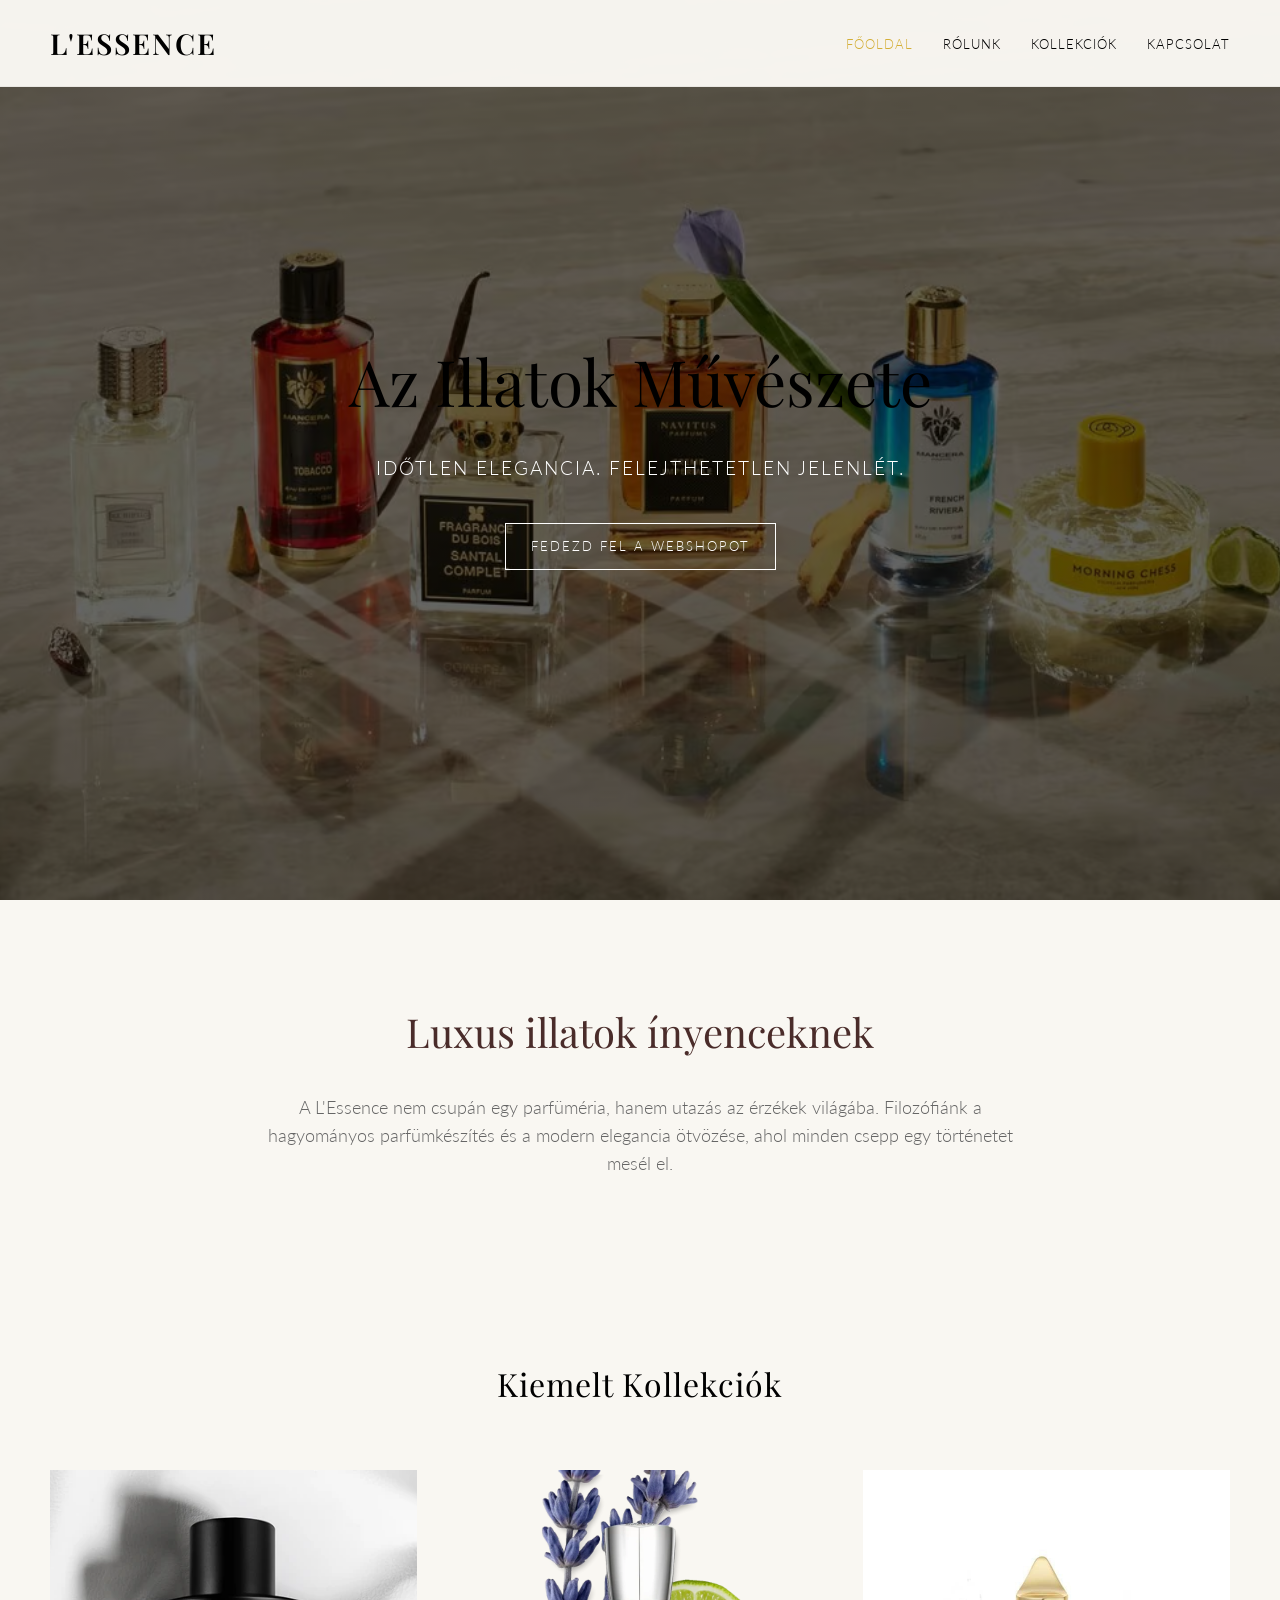
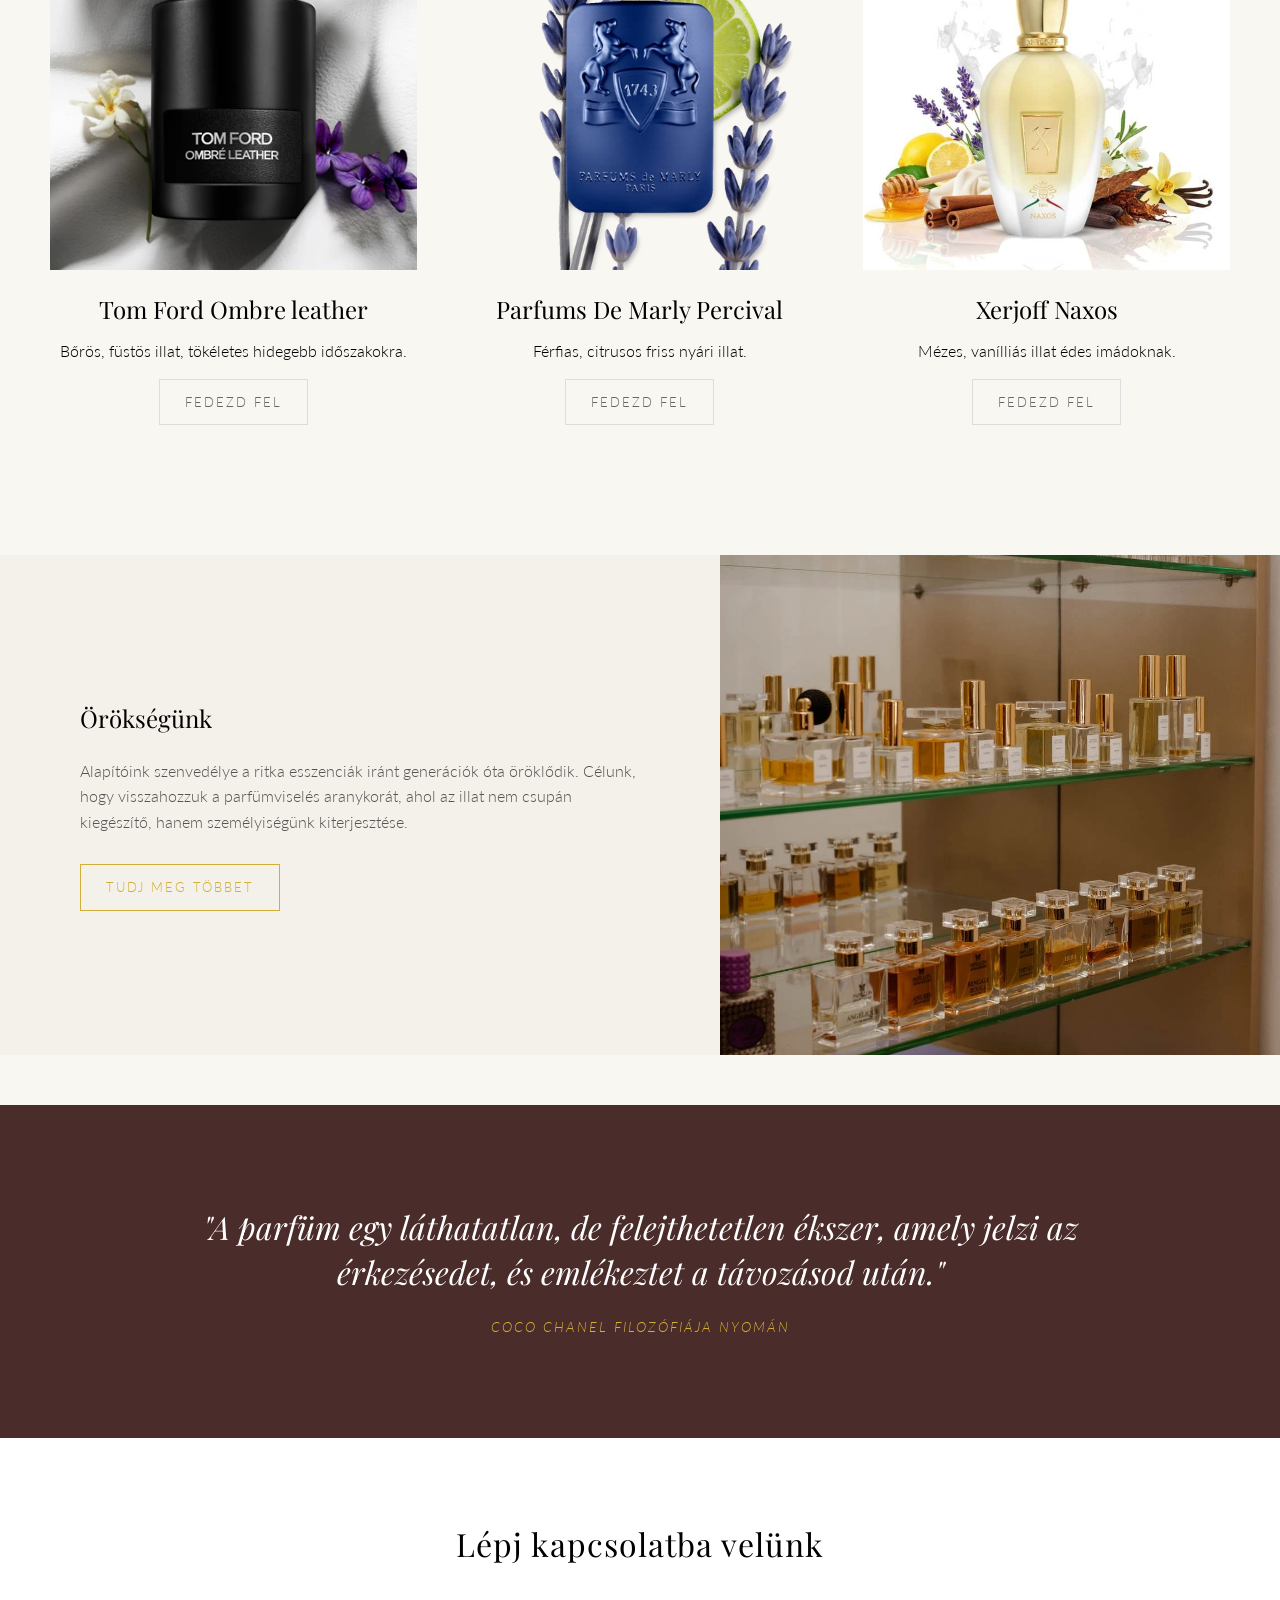
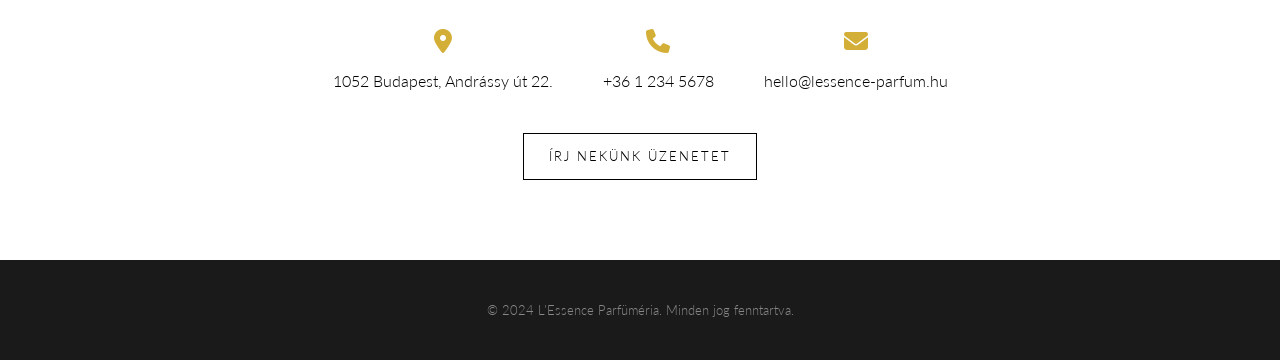
<file: index.html>
<!DOCTYPE html>
<html lang="hu">
<head>
    <meta charset="UTF-8">
    <meta name="viewport" content="width=device-width, initial-scale=1.0">
    <title>L'Essence - Luxus Parfüméria</title>
    <link rel="preconnect" href="https://fonts.googleapis.com">
    <link rel="preconnect" href="https://fonts.gstatic.com" crossorigin>
    <link href="https://fonts.googleapis.com/css2?family=Lato:wght@300;400&family=Playfair+Display:ital,wght@0,400;0,600;1,400&display=swap" rel="stylesheet">
    <link rel="stylesheet" href="https://cdnjs.cloudflare.com/ajax/libs/font-awesome/6.4.0/css/all.min.css">
    <link rel="stylesheet" href="kozos.css" />
    <link rel="stylesheet" href="index.css" />
   
</head>
<body>

    <header>
        <div class="logo">L'ESSENCE</div>
        <nav>
            <ul>
                <li><a href="index.html" style="color: var(--color-gold);">Főoldal</a></li>
                <li><a href="bemutatkozas.html">Rólunk</a></li>
                <li><a href="webshop.html">Kollekciók</a></li>
                <li><a href="elerhetoseg.html">Kapcsolat</a></li>
            </ul>
        </nav>
        <div class="mobile-menu-btn">
            <i class="fas fa-bars"></i>
        </div>
    </header>

    <section class="hero">
        <h1>Az Illatok Művészete</h1>
        <p>Időtlen elegancia. Felejthetetlen jelenlét.</p>
        <a href="webshop.html" class="btn">Fedezd fel a Webshopot</a>
    </section>

    <section class="intro">
        <h2>Luxus illatok ínyenceknek</h2>
        <p>A L'Essence nem csupán egy parfüméria, hanem utazás az érzékek világába. Filozófiánk a hagyományos parfümkészítés és a modern elegancia ötvözése, ahol minden csepp egy történetet mesél el.</p>
    </section>

    <section class="collections">
        <h2 class="section-title">Kiemelt Kollekciók</h2>
        <div class="collection-grid">
            
            <div class="collection-card">
                <div class="img-container">
                    <img src="images/ombreleather.webp" alt="Ombre Leather">
                </div>
                <h3>Tom Ford Ombre leather</h3>
                <p>Bőrös, füstös illat, tökéletes hidegebb időszakokra. </p>
                <a href="webshop.html" class="btn">Fedezd fel</a>
            </div>

            <div class="collection-card">
                <div class="img-container">
                    <img src="images/percival.webp" alt="Percival">
                </div>
                <h3>Parfums De Marly Percival</h3>
                <p>Férfias, citrusos friss nyári illat.</p>
                <a href="webshop.html" class="btn">Fedezd fel</a>
            </div>

            <div class="collection-card">
                <div class="img-container">
                    <img src="images/naxos.jpg" alt="Naxos">
                </div>
                <h3>Xerjoff Naxos</h3>
                <p>Mézes, vanílliás illat édes imádoknak.</p>
                <a href="webshop.html" class="btn">Fedezd fel</a>
            </div>

        </div>
    </section>

    <section class="history-teaser">
        <div class="history-content">
            <h2 style="margin-bottom: 20px;">Örökségünk</h2>
            <p style="margin-bottom: 30px; color: #555;">
                Alapítóink szenvedélye a ritka esszenciák iránt generációk óta öröklődik. Célunk, hogy visszahozzuk a parfümviselés aranykorát, ahol az illat nem csupán kiegészítő, hanem személyiségünk kiterjesztése.
            </p>
            <a href="bemutatkozas.html" class="btn btn-gold">Tudj meg többet</a>
        </div>
        <div class="history-img" role="img" aria-label="Parfümkészítés művészete"></div>
    </section>

    <section class="quote-section">
        <blockquote>
            "A parfüm egy láthatatlan, de felejthetetlen ékszer, amely jelzi az érkezésedet, és emlékeztet a távozásod után."
        </blockquote>
        <cite>Coco Chanel filozófiája nyomán</cite>
    </section>

    <section class="contact-preview">
        <h2 class="section-title">Lépj kapcsolatba velünk</h2>
        
        <div class="contact-details">
            <div class="contact-item">
                <i class="fas fa-map-marker-alt"></i>
                <p>1052 Budapest, Andrássy út 22.</p>
            </div>
            <div class="contact-item">
                <i class="fas fa-phone"></i>
                <p>+36 1 234 5678</p>
            </div>
            <div class="contact-item">
                <i class="fas fa-envelope"></i>
                <p>hello@lessence-parfum.hu</p>
            </div>
        </div>

        <a href="elerhetoseg.html" class="btn">Írj nekünk üzenetet</a>
    </section>

    <footer>
        <p>&copy; 2024 L'Essence Parfüméria. Minden jog fenntartva.</p>
    </footer>

</body>
</html>
</file>
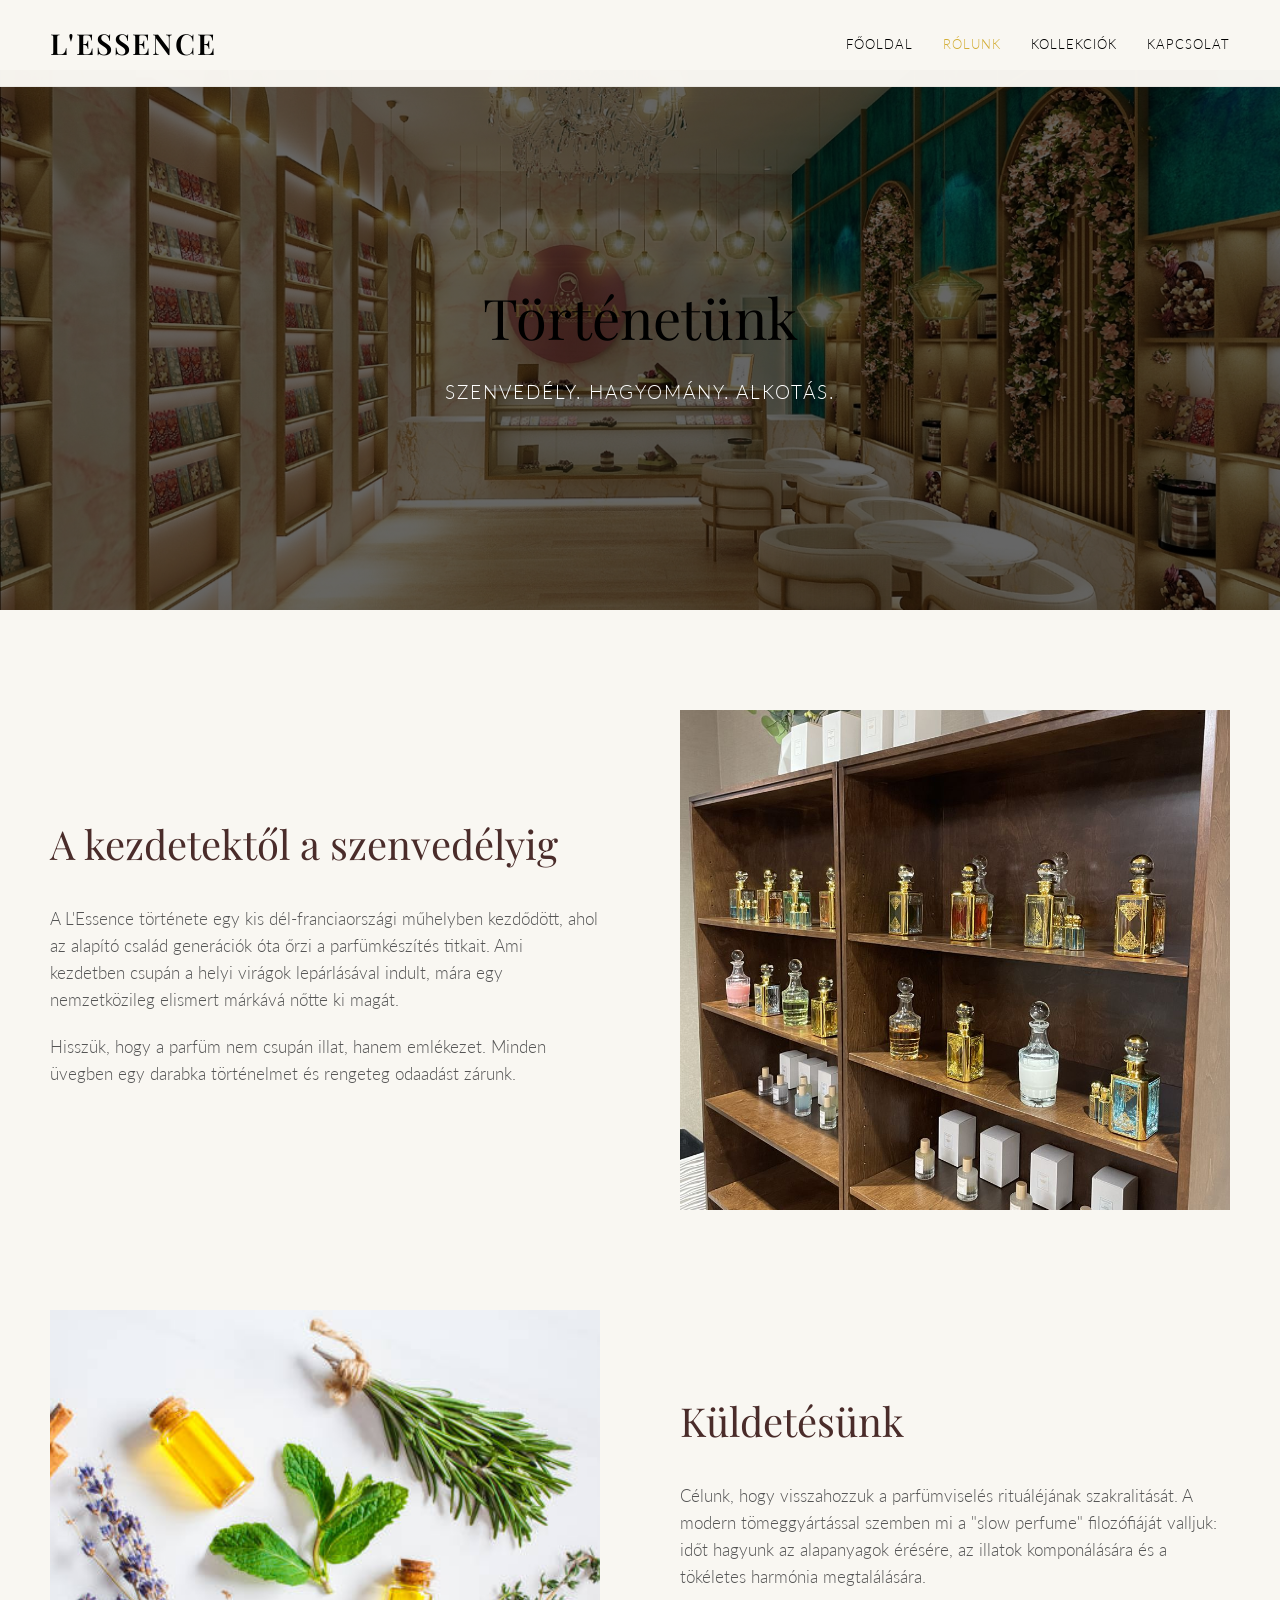
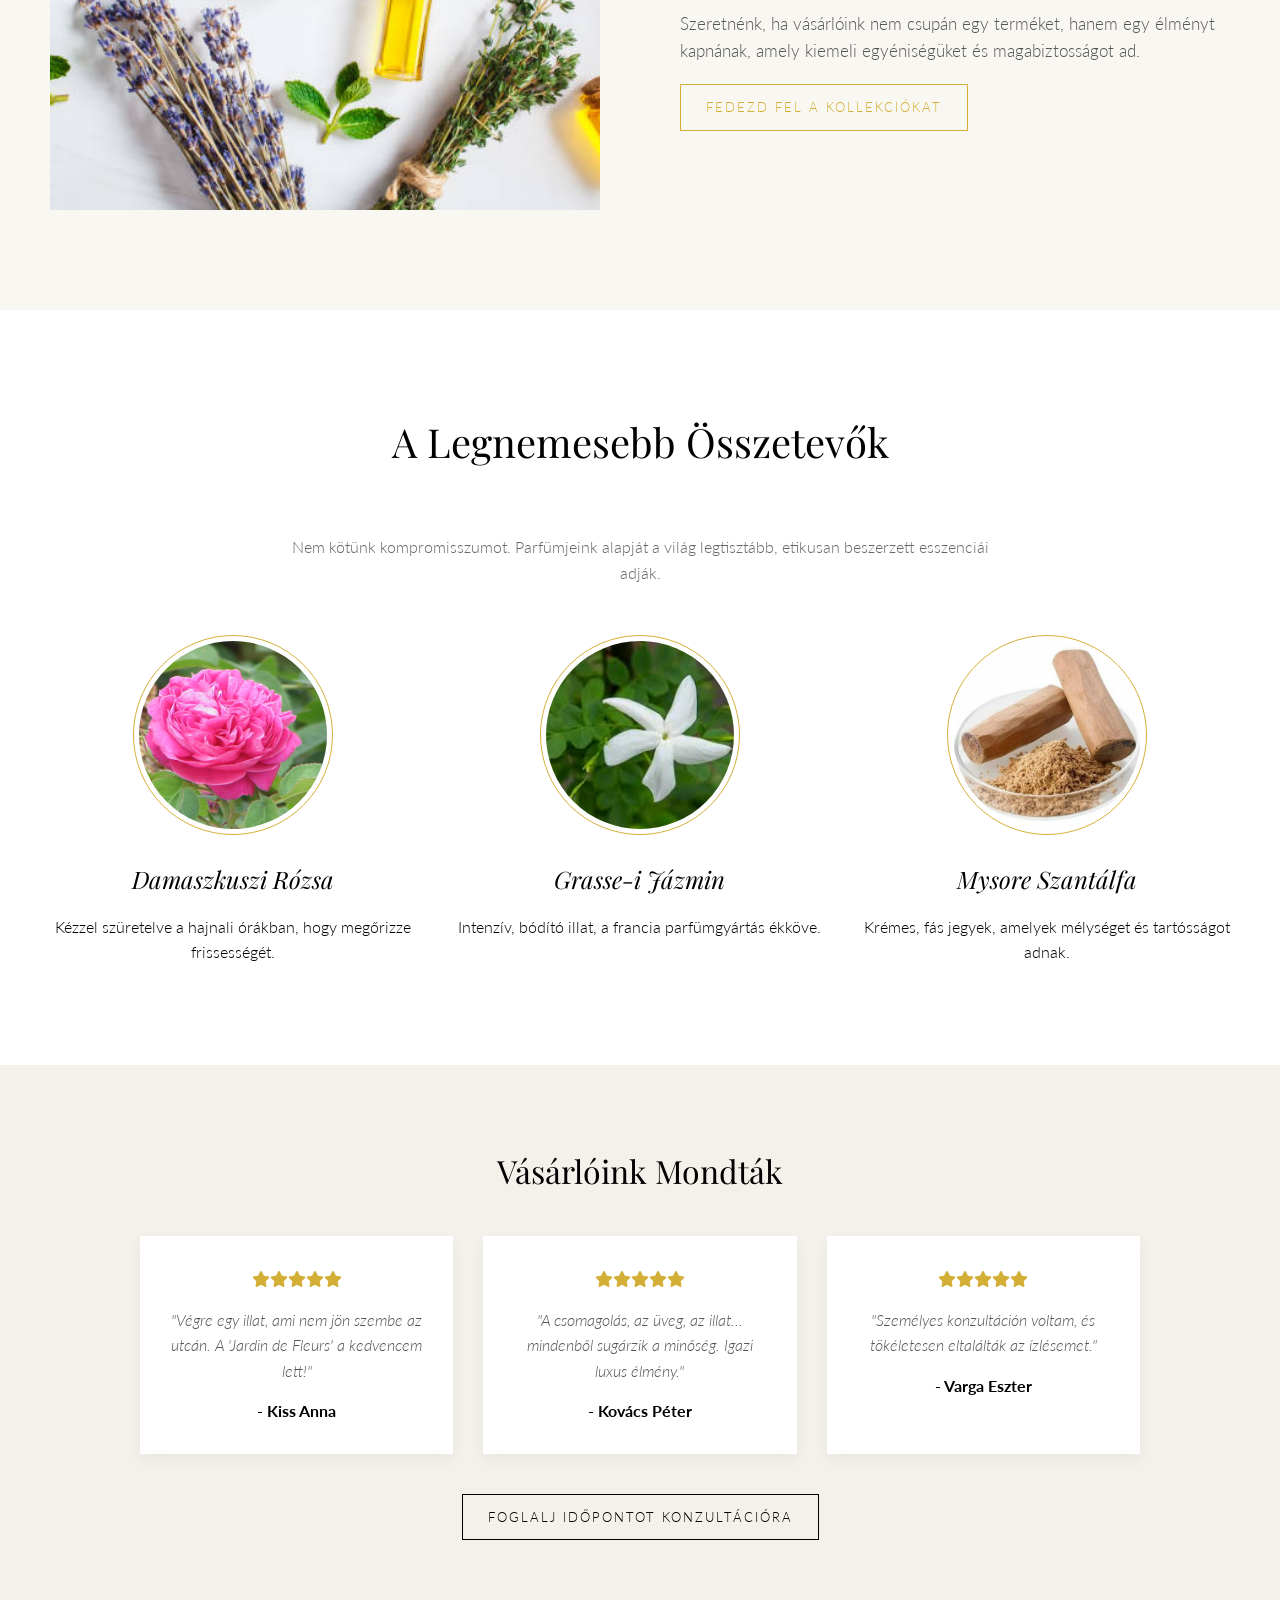
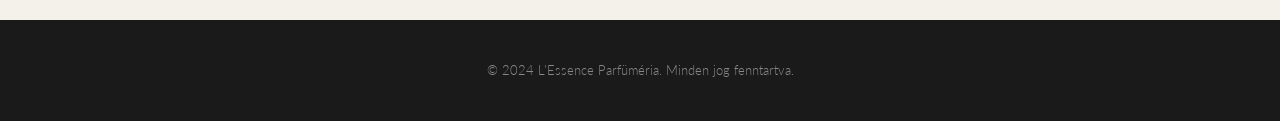
<file: bemutatkozas.html>
<!DOCTYPE html>
<html lang="hu">
<head>
    <meta charset="UTF-8">
    <meta name="viewport" content="width=device-width, initial-scale=1.0">
    <title>Rólunk - L'Essence Parfüméria</title>
    <link rel="preconnect" href="https://fonts.googleapis.com">
    <link rel="preconnect" href="https://fonts.gstatic.com" crossorigin>
    <link href="https://fonts.googleapis.com/css2?family=Lato:wght@300;400&family=Playfair+Display:ital,wght@0,400;0,600;1,400&display=swap" rel="stylesheet">
    <link rel="stylesheet" href="https://cdnjs.cloudflare.com/ajax/libs/font-awesome/6.4.0/css/all.min.css">
    <link rel="stylesheet" href="kozos.css" />
    <link rel="stylesheet" href="bemutatkozas.css" />

</head>
<body>

    <header>
        <div class="logo">L'ESSENCE</div>
        <nav>
            <ul>
                <li><a href="index.html">Főoldal</a></li>
                <li><a href="bemutatkozas.html" class="active">Rólunk</a></li>
                <li><a href="webshop.html">Kollekciók</a></li>
                <li><a href="elerhetoseg.html">Kapcsolat</a></li>
            </ul>
        </nav>
    </header>

    <section class="page-hero">
        <div>
            <h1>Történetünk</h1>
            <p>Szenvedély. Hagyomány. Alkotás.</p>
        </div>
    </section>

    <section class="story-section">
        <div class="story-row">
            <div class="story-content">
                <h2>A kezdetektől a szenvedélyig</h2>
                <p>A L'Essence története egy kis dél-franciaországi műhelyben kezdődött, ahol az alapító család generációk óta őrzi a parfümkészítés titkait.  Ami kezdetben csupán a helyi virágok lepárlásával indult, mára egy nemzetközileg elismert márkává nőtte ki magát.</p>
                <p>Hisszük, hogy a parfüm nem csupán illat, hanem emlékezet. Minden üvegben egy darabka történelmet és rengeteg odaadást zárunk.</p>
            </div>
            <div class="story-image">
                <img src="images/kezdetek.jpg" alt="Kezdetek">
            </div>
        </div>

        <div class="story-row reverse">
            <div class="story-content">
                <h2>Küldetésünk</h2>
                <p>Célunk, hogy visszahozzuk a parfümviselés rituáléjának szakralitását.  A modern tömeggyártással szemben mi a "slow perfume" filozófiáját valljuk: időt hagyunk az alapanyagok érésére, az illatok komponálására és a tökéletes harmónia megtalálására.</p>
                <p>Szeretnénk, ha vásárlóink nem csupán egy terméket, hanem egy élményt kapnának, amely kiemeli egyéniségüket és magabiztosságot ad.</p>
                <a href="webshop.html" class="btn btn-gold">Fedezd fel a kollekciókat</a>
            </div>
            <div class="story-image">
                <img src="images/ingredients.jpg" alt="Parfüm alapanyagok">
            </div>
        </div>
    </section>

    <section class="ingredients">
        <h2>A Legnemesebb Összetevők</h2>
        <p style="max-width: 700px; margin: 0 auto 50px auto; color: #666;">
            Nem kötünk kompromisszumot. Parfümjeink alapját a világ legtisztább, etikusan beszerzett esszenciái adják. 
        </p>
        <div class="ingredients-grid">
            <div class="ingredient-card">
                <div class="ing-img-circle">
                    <img src="images/rozsa.jpg" alt="Damaszkuszi Rózsa">
                </div>
                <h3>Damaszkuszi Rózsa</h3>
                <p>Kézzel szüretelve a hajnali órákban, hogy megőrizze frissességét.</p>
            </div>
            <div class="ingredient-card">
                <div class="ing-img-circle">
                    <img src="images/jazmin.jfif" alt="Jázmin">
                </div>
                <h3>Grasse-i Jázmin</h3>
                <p>Intenzív, bódító illat, a francia parfümgyártás ékköve.</p>
            </div>
            <div class="ingredient-card">
                <div class="ing-img-circle">
                    <img src="images/feher-szantal.jpg" alt="Szantálfa">
                </div>
                <h3>Mysore Szantálfa</h3>
                <p>Krémes, fás jegyek, amelyek mélységet és tartósságot adnak.</p>
            </div>
        </div>
    </section>


    

    <section class="testimonials">
        <h2 style="font-size: 2rem;">Vásárlóink Mondták</h2>
        <div class="testimonial-grid">
            <div class="review-card">
                <div class="stars"><i class="fas fa-star"></i><i class="fas fa-star"></i><i class="fas fa-star"></i><i class="fas fa-star"></i><i class="fas fa-star"></i></div>
                <p class="review-text">"Végre egy illat, ami nem jön szembe az utcán. A 'Jardin de Fleurs' a kedvencem lett!"</p>
                <p><strong>- Kiss Anna</strong></p>
            </div>
            <div class="review-card">
                <div class="stars"><i class="fas fa-star"></i><i class="fas fa-star"></i><i class="fas fa-star"></i><i class="fas fa-star"></i><i class="fas fa-star"></i></div>
                <p class="review-text">"A csomagolás, az üveg, az illat... mindenből sugárzik a minőség. Igazi luxus élmény."</p>
                <p><strong>- Kovács Péter</strong></p>
            </div>
            <div class="review-card">
                <div class="stars"><i class="fas fa-star"></i><i class="fas fa-star"></i><i class="fas fa-star"></i><i class="fas fa-star"></i><i class="fas fa-star"></i></div>
                <p class="review-text">"Személyes konzultáción voltam, és tökéletesen eltalálták az ízlésemet."</p>
                <p><strong>- Varga Eszter</strong></p>
            </div>
        </div>
        <a href="elerhetoseg.html" class="btn">Foglalj időpontot konzultációra</a>
    </section>

    <footer>
        <p>&copy; 2024 L'Essence Parfüméria. Minden jog fenntartva.</p>
    </footer>

</body>
</html>
</file>
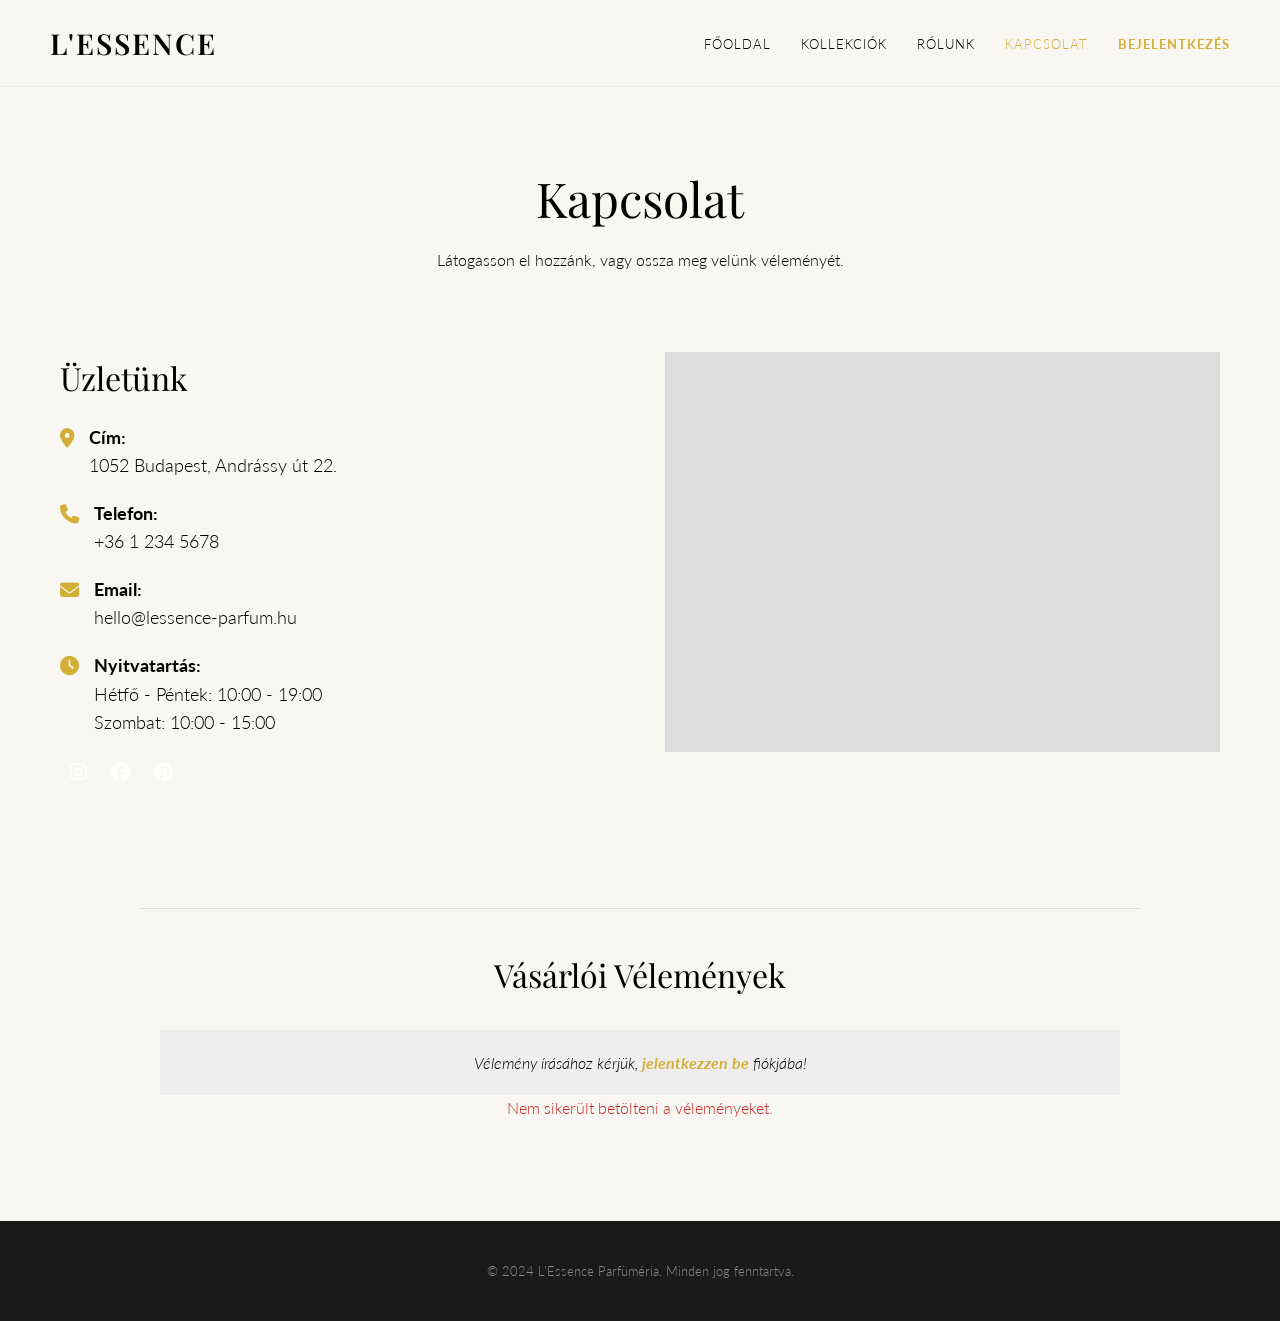
<file: elerhetoseg.html>
<!doctype html>
<html lang="hu">
  <head>
    <meta charset="UTF-8" />
    <meta name="viewport" content="width=device-width, initial-scale=1.0" />
    <title>L'Essence - Kapcsolat & Vélemények</title>
    <link rel="preconnect" href="https://fonts.googleapis.com" />
    <link rel="preconnect" href="https://fonts.gstatic.com" crossorigin />
    <link href="https://fonts.googleapis.com/css2?family=Lato:wght@300;400;700&family=Playfair+Display:ital,wght@0,400;0,600;1,400&display=swap" rel="stylesheet" />
    <link rel="stylesheet" href="https://cdnjs.cloudflare.com/ajax/libs/font-awesome/6.4.0/css/all.min.css" />
    <link rel="stylesheet" href="kozos.css" />
    <link rel="stylesheet" href="elerhetoseg.css" />
  </head>
  <body>
    <header>
      <div class="logo">L'ESSENCE</div>
      <nav>
        <ul>
          <li><a href="index.html">Főoldal</a></li>
          <li><a href="webshop.html">Kollekciók</a></li>
          <li><a href="bemutatkozas.html">Rólunk</a></li>
          <li><a href="elerhetoseg.html" style="color: var(--color-gold)">Kapcsolat</a></li>
          <li><a href="login.html" id="auth-link" class="auth-link">Bejelentkezés</a></li>
        </ul>
      </nav>
    </header>

    <div class="page-header">
      <h1>Kapcsolat</h1>
      <p>Látogasson el hozzánk, vagy ossza meg velünk véleményét.</p>
    </div>

    <main>
      <section class="contact-container">
        <div class="contact-info">
          <h2>Üzletünk</h2>
          <div class="info-item">
            <i class="fas fa-map-marker-alt"></i>
            <p><strong>Cím:</strong><br>1052 Budapest, Andrássy út 22.</p>
          </div>
          <div class="info-item">
            <i class="fas fa-phone"></i>
            <p><strong>Telefon:</strong><br>+36 1 234 5678</p>
          </div>
          <div class="info-item">
            <i class="fas fa-envelope"></i>
            <p><strong>Email:</strong><br>hello@lessence-parfum.hu</p>
          </div>
          <div class="info-item">
            <i class="fas fa-clock"></i>
            <p><strong>Nyitvatartás:</strong><br>Hétfő - Péntek: 10:00 - 19:00<br>Szombat: 10:00 - 15:00</p>
          </div>

          <div class="social-links">
            <a href="#"><i class="fab fa-instagram"></i></a>
            <a href="#"><i class="fab fa-facebook"></i></a>
            <a href="#"><i class="fab fa-pinterest"></i></a>
          </div>
        </div>

        <div class="map-container">
          <iframe 
            src="https://www.google.com/maps/embed?pb=!1m18!1m12!1m3!1d2695.5305146864893!2d19.058311315626887!3d47.50153897917789!2m3!1f0!2f0!3f0!3m2!1i1024!2i768!4f13.1!3m3!1m2!1s0x4741dc429b972e6b%3A0x6b69b597b8b26e10!2sBudapest%2C%20Andr%C3%A1ssy%20%C3%BAt%2022%2C%201061!5e0!3m2!1shu!2shu!4v1698765432109!5m2!1shu!2shu" 
            allowfullscreen="" loading="lazy" referrerpolicy="no-referrer-when-downgrade">
          </iframe>
        </div>
      </section>

      <section class="comments-section">
        <h2>Vásárlói Vélemények</h2>

        <div id="comment-form-area">
            </div>

        <div class="comments-list" id="comments-list">
            <p style="text-align: center; color: #888;">Vélemények betöltése...</p>
        </div>
      </section>
    </main>

    <footer>
      <p>&copy; 2024 L'Essence Parfüméria. Minden jog fenntartva.</p>
    </footer>
    <script src="elerhetoseg.js"></script>
  </body>
</html>
</file>
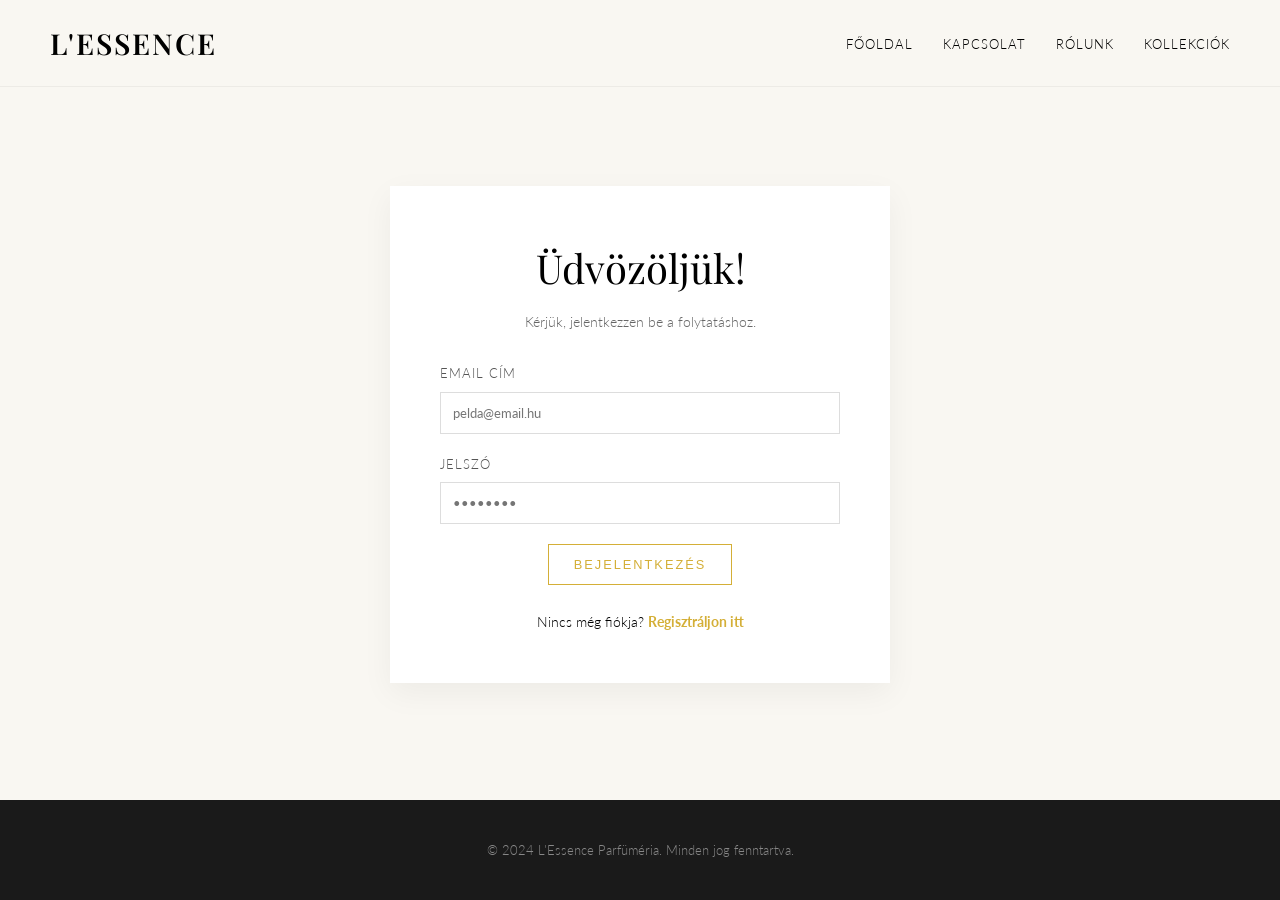
<file: login.html>
<!doctype html>
<html lang="hu">
  <head>
    <meta charset="UTF-8" />
    <meta name="viewport" content="width=device-width, initial-scale=1.0" />
    <title>L'Essence - Bejelentkezés</title>
    <link
      href="https://fonts.googleapis.com/css2?family=Lato:wght@300;400;700&family=Playfair+Display:ital,wght@0,400;0,600;1,400&display=swap"
      rel="stylesheet"
    />
    <link
      rel="stylesheet"
      href="https://cdnjs.cloudflare.com/ajax/libs/font-awesome/6.4.0/css/all.min.css"
    />
    <link rel="stylesheet" href="kozos.css" />
    <link rel="stylesheet" href="auth.css" />

  
  </head>
  <body>
    <header>
      <div class="logo">L'ESSENCE</div>
      <nav>
        <ul>
          <li><a href="index.html">Főoldal</a></li>
          <li><a href="elerhetoseg.html">Kapcsolat</a></li>
          <li><a href="bemutatkozas.html">Rólunk</a></li>
          <li><a href="webshop.html">Kollekciók</a></li>
        </ul>
      </nav>
    </header>

    <main class="auth-container">
      <div class="auth-card">
        <h1>Üdvözöljük!</h1>
        <p>Kérjük, jelentkezzen be a folytatáshoz.</p>

        <div class="error-msg" id="error-msg">Helytelen email vagy jelszó!</div>

        <form id="login-form">
          <div class="form-group">
            <label for="email">Email cím</label>
            <input
              type="email"
              id="email"
              required
              placeholder="pelda@email.hu"
            />
          </div>
          <div class="form-group">
            <label for="password">Jelszó</label>
            <input
              type="password"
              id="password"
              required
              placeholder="••••••••"
            />
          </div>
          <button type="submit" class="btn btn-gold">Bejelentkezés</button>
        </form>

        <div class="auth-links">
          Nincs még fiókja? <a href="register.html">Regisztráljon itt</a>
        </div>
      </div>
    </main>

    <footer>
      <p>&copy; 2024 L'Essence Parfüméria. Minden jog fenntartva.</p>
    </footer>

    <script>
      const loginForm = document.getElementById("login-form");
      const errorMsg = document.getElementById("error-msg");

      loginForm.addEventListener("submit", async (e) => {
        e.preventDefault();
        const emailInput = document.getElementById("email").value.trim();
        const passwordInput = document.getElementById("password").value;

        try {
          const response = await fetch("http://localhost:3000/felhasznalok");
          const users = await response.json();

      
          const user = users.find(
            (u) => u.email === emailInput && u.jelszo === passwordInput,
          );

          if (user) {
            
            localStorage.setItem("logged_in_user", JSON.stringify(user));
            alert("Sikeres bejelentkezés!");
            window.location.href = "webshop.html";
          } else {
            errorMsg.style.display = "block";
          }
        } catch (error) {
          console.error("Hiba a bejelentkezés során:", error);
          alert("Nem sikerült kapcsolódni az adatbázishoz.");
        }
      });
    </script>
  </body>
</html>
</file>
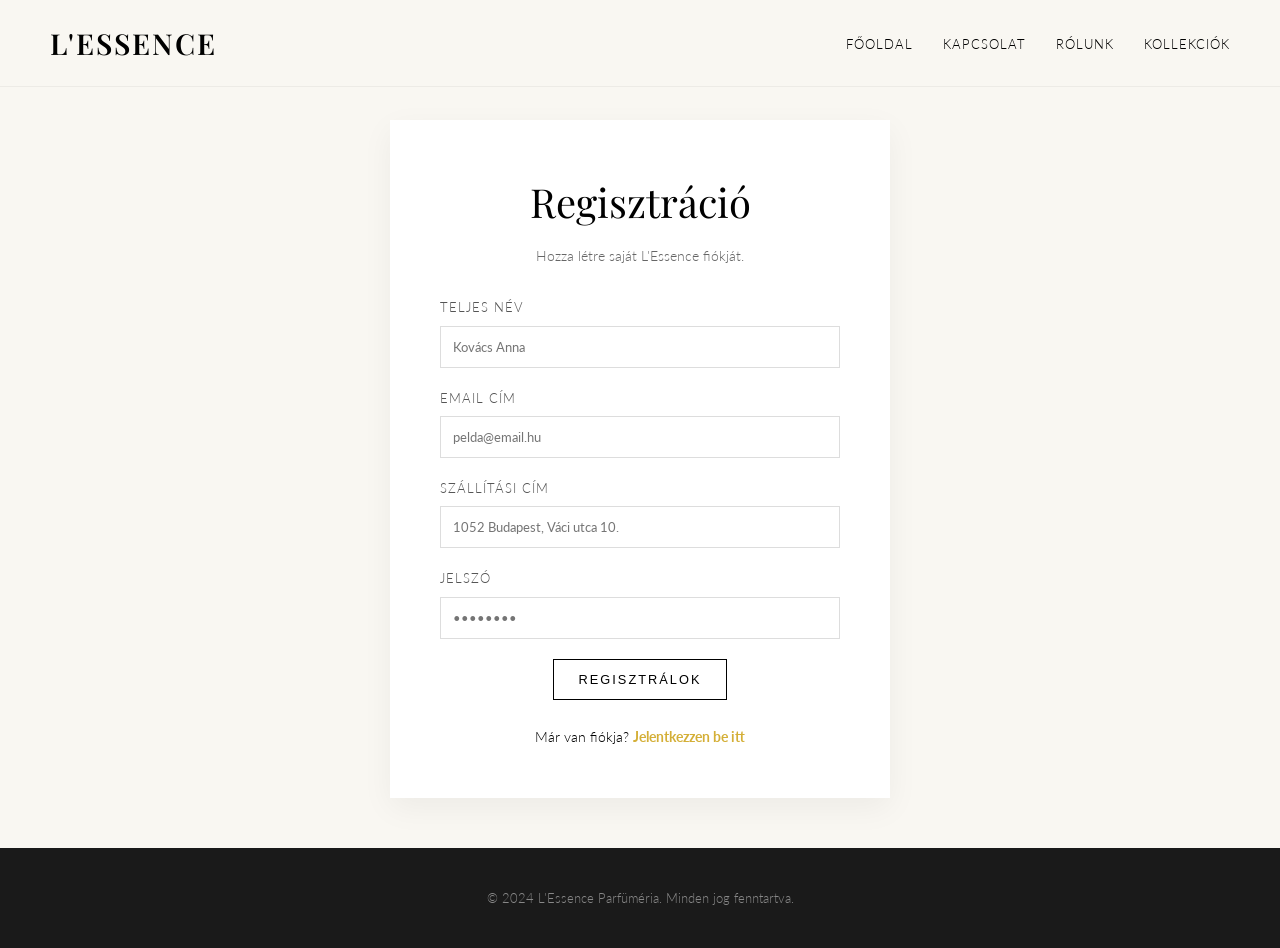
<file: register.html>
<!doctype html>
<html lang="hu">
  <head>
    <meta charset="UTF-8" />
    <meta name="viewport" content="width=device-width, initial-scale=1.0" />
    <title>L'Essence - Regisztráció</title>
    <link
      href="https://fonts.googleapis.com/css2?family=Lato:wght@300;400;700&family=Playfair+Display:ital,wght@0,400;0,600;1,400&display=swap"
      rel="stylesheet"
    />
    <link rel="stylesheet" href="kozos.css" />
    <link rel="stylesheet" href="auth.css" />
    
  </head>
  <body>
    <header>
      <div class="logo">L'ESSENCE</div>
      <nav>
        <ul>
          <li><a href="index.html">Főoldal</a></li>
          <li><a href="elerhetoseg.html">Kapcsolat</a></li>
          <li><a href="bemutatkozas.html">Rólunk</a></li>
          <li><a href="webshop.html">Kollekciók</a></li>
        </ul>
      </nav>
    </header>

    <main class="auth-container">
      <div class="auth-card">
        <h1>Regisztráció</h1>
        <p>Hozza létre saját L'Essence fiókját.</p>

        <form id="register-form">
          <div class="form-group">
            <label for="name">Teljes Név</label>
            <input type="text" id="name" required placeholder="Kovács Anna" />
          </div>
          <div class="form-group">
            <label for="email">Email cím</label>
            <input
              type="email"
              id="email"
              required
              placeholder="pelda@email.hu"
            />
          </div>
          <div class="form-group">
            <label for="address">Szállítási cím</label>
            <input
              type="text"
              id="address"
              required
              placeholder="1052 Budapest, Váci utca 10."
            />
          </div>
          <div class="form-group">
            <label for="password">Jelszó</label>
            <input
              type="password"
              id="password"
              required
              placeholder="••••••••"
            />
          </div>
          <button type="submit" class="btn">Regisztrálok</button>
        </form>

        <div class="auth-links">
          Már van fiókja? <a href="login.html">Jelentkezzen be itt</a>
        </div>
      </div>
    </main>

    <footer>
      <p>&copy; 2024 L'Essence Parfüméria. Minden jog fenntartva.</p>
    </footer>

    <script>
      const registerForm = document.getElementById("register-form");

      registerForm.addEventListener("submit", async (e) => {
        e.preventDefault();

        
        const newUser = {
          nev: document.getElementById("name").value.trim(),
          email: document.getElementById("email").value.trim(),
          cim: document.getElementById("address").value.trim(),
          jelszo: document.getElementById("password").value,
          rendelesi_elozmenyek: [], 
        };

        try {
          
          const checkResponse = await fetch(
            `http://localhost:3000/felhasznalok?email=${newUser.email}`,
          );
          const existingUsers = await checkResponse.json();

          if (existingUsers.length > 0) {
            alert("Ezzel az email címmel már regisztráltak!");
            return;
          }

        
          const response = await fetch("http://localhost:3000/felhasznalok", {
            method: "POST",
            headers: { "Content-Type": "application/json" },
            body: JSON.stringify(newUser),
          });

          if (response.ok) {
            alert("Sikeres regisztráció! Most már bejelentkezhet.");
            window.location.href = "login.html"; 
          } else {
            throw new Error("Hiba a regisztráció során");
          }
        } catch (error) {
          console.error("Hiba:", error);
          alert("Nem sikerült kapcsolódni a szerverhez.");
        }
      });
    </script>
  </body>
</html>
</file>
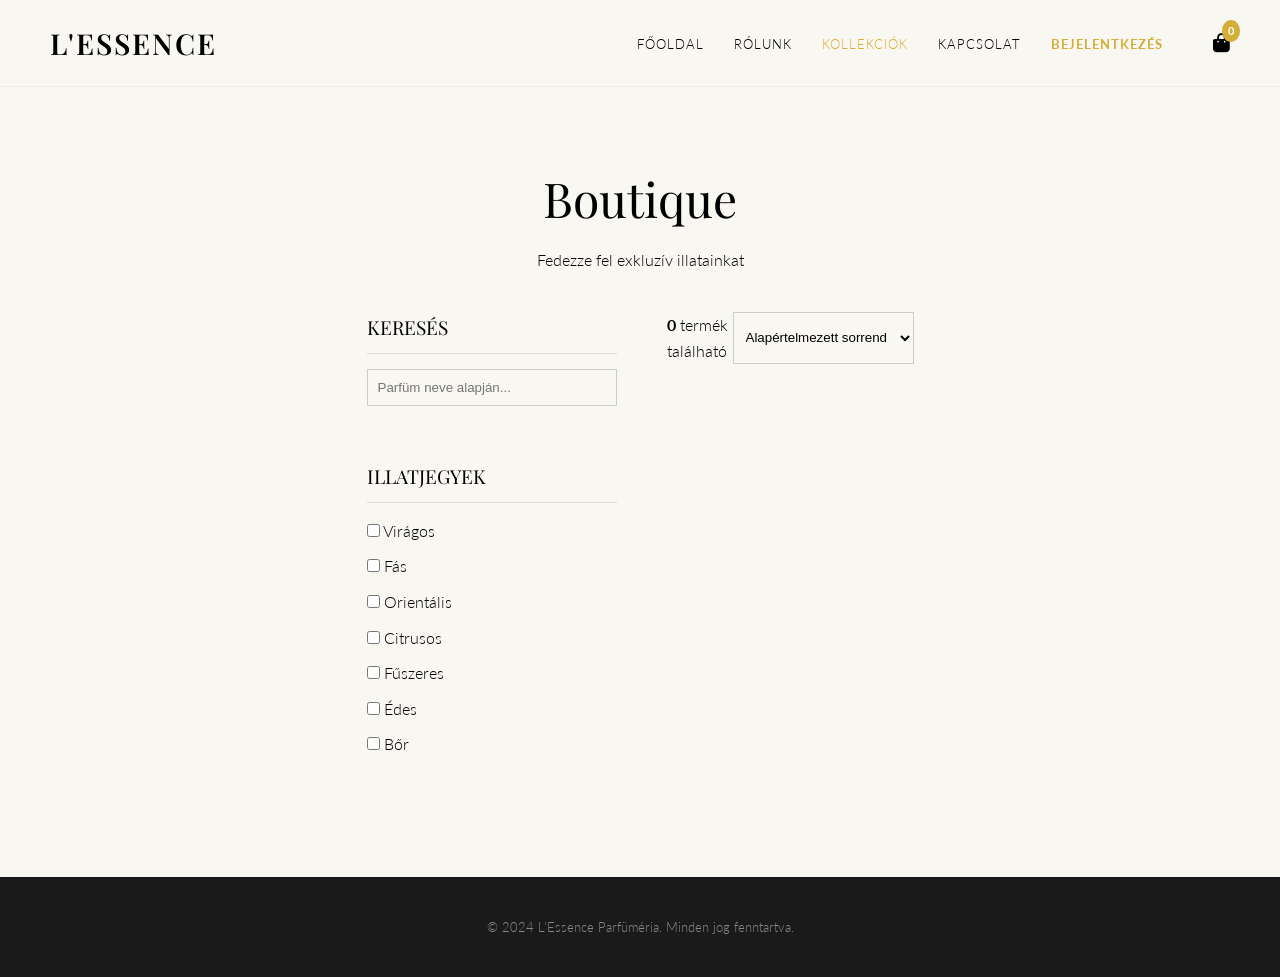
<file: webshop.html>
<!doctype html>
<html lang="hu">
  <head>
    <meta charset="UTF-8" />
    <meta name="viewport" content="width=device-width, initial-scale=1.0" />
    <title>L'Essence - Kollekciók & Webshop</title>
    <link rel="preconnect" href="https://fonts.googleapis.com" />
    <link rel="preconnect" href="https://fonts.gstatic.com" crossorigin />
    <link href="https://fonts.googleapis.com/css2?family=Lato:wght@300;400;700&family=Playfair+Display:ital,wght@0,400;0,600;1,400&display=swap" rel="stylesheet" />
    <link rel="stylesheet" href="https://cdnjs.cloudflare.com/ajax/libs/font-awesome/6.4.0/css/all.min.css" />
    <link rel="stylesheet" href="kozos.css" />
    <link rel="stylesheet" href="webshop.css" />
      
  </head>
  <body>
    <header>
      <div class="logo">L'ESSENCE</div>
      <nav>
        <ul>
          <li><a href="index.html">Főoldal</a></li>
          <li><a href="bemutatkozas.html">Rólunk</a></li>
          <li><a href="webshop.html" style="color: var(--color-gold)">Kollekciók</a></li>
          <li><a href="elerhetoseg.html">Kapcsolat</a></li>
          <li><a href="login.html" id="auth-link" class="auth-link">Bejelentkezés</a></li>
          <li class="cart-icon-container" onclick="toggleCart()">
            <i class="fas fa-shopping-bag"></i>
            <span class="cart-badge" id="cart-badge">0</span>
          </li>
        </ul>
      </nav>
    </header>

    <div class="page-header">
      <h1>Boutique</h1>
      <p>Fedezze fel exkluzív illatainkat</p>
    </div>

    <main class="shop-container">
      <aside class="filters">
        <div class="filter-group">
          <h4>Keresés</h4>
          <input type="text" id="search-input" class="search-box" placeholder="Parfüm neve alapján..." />
        </div>
        <div class="filter-group">
          <h4>Illatjegyek</h4>
          <label class="filter-label"><input type="checkbox" value="virágos" /> Virágos</label>
          <label class="filter-label"><input type="checkbox" value="fás" /> Fás</label>
          <label class="filter-label"><input type="checkbox" value="orientális" /> Orientális</label>
          <label class="filter-label"><input type="checkbox" value="citrusos" /> Citrusos</label>
          <label class="filter-label"><input type="checkbox" value="fűszeres" /> Fűszeres</label>
          <label class="filter-label"><input type="checkbox" value="édes" /> Édes</label>
          <label class="filter-label"><input type="checkbox" value="bőr" /> Bőr</label>
        </div>
      </aside>

      <section class="products-area">
        <div class="products-header">
          <span><strong id="product-count">0</strong> termék található</span>
          <select id="sort-select" class="sort-select">
            <option value="default">Alapértelmezett sorrend</option>
            <option value="price-asc">Ár: Alacsonytól Magasig</option>
            <option value="price-desc">Ár: Magastól Alacsonyig</option>
          </select>
        </div>
        <div class="collection-grid" id="product-grid"></div>
      </section>
    </main>

    <div class="cart-overlay" id="cart-overlay" onclick="toggleCart()"></div>
    <div class="cart-sidebar" id="cart-sidebar">
      <div class="cart-header">
        <h2>Kosaram</h2>
        <i class="fas fa-times close-cart" onclick="toggleCart()"></i>
      </div>
      <div class="cart-items" id="cart-items-container"></div>
      <div class="cart-footer">
        <div class="cart-total">
          <span>Összesen:</span>
          <span id="cart-total-price">0 Ft</span>
        </div>
        <button class="btn btn-checkout" onclick="checkout()">
          Fizetés és Megrendelés
        </button>
      </div>
    </div>

    <footer>
      <p>&copy; 2024 L'Essence Parfüméria. Minden jog fenntartva.</p>
    </footer>
    <script src="webshop.js"></script>
  </body>
</html>
</file>
<file: kozos.css>
/* --- Változók és Alapbeállítások --- */
:root {
  --color-bg: #f9f7f2;
  --color-text: black;
  --color-gold: #d4af37;
  --color-deep: #4a2c2a;
  --font-heading: "Playfair Display", serif;
  --font-body: "Lato", sans-serif;
}

* { margin: 0; padding: 0; box-sizing: border-box; }

body {
  font-family: var(--font-body);
  background-color: var(--color-bg);
  color: var(--color-text);
  line-height: 1.6;
  font-weight: 300;
  display: flex;
  flex-direction: column;
  min-height: 100vh;
}

h1, h2, h3, h4 { font-family: var(--font-heading); font-weight: 400; color: var(--color-text); }
a { text-decoration: none; color: inherit; transition: all 0.3s ease; }
ul { list-style: none; }


.btn {
  display: inline-block; padding: 12px 25px; border: 1px solid var(--color-text);
  text-transform: uppercase; letter-spacing: 2px; font-size: 0.8rem; cursor: pointer;
  transition: all 0.3s ease; background: transparent; text-align: center;
}
.btn:hover { background-color: var(--color-text); color: var(--color-bg); }
.btn-gold { border-color: var(--color-gold); color: var(--color-gold); }
.btn-gold:hover { background-color: var(--color-gold); color: #fff; }
.btn-danger { border-color: #c62828; color: #c62828; padding: 5px 15px; font-size: 0.7rem; }
.btn-danger:hover { background-color: #c62828; color: #fff; }

header {
  padding: 20px 50px; display: flex; justify-content: space-between; align-items: center;
  position: fixed; width: 100%; top: 0; z-index: 1000;
  background-color: rgba(249, 247, 242, 0.98); border-bottom: 1px solid rgba(0, 0, 0, 0.05);
}
.logo { font-family: var(--font-heading); font-size: 1.8rem; letter-spacing: 2px; font-weight: 600; }
nav ul { display: flex; gap: 30px; align-items: center; }
nav a { text-transform: uppercase; font-size: 0.8rem; letter-spacing: 1px; }
nav a:hover, nav a.active { color: var(--color-gold); }
.auth-link { font-weight: 700; color: var(--color-gold); }
.mobile-menu-btn { display: none; font-size: 1.5rem; cursor: pointer; }


.page-header { margin-top: 100px; padding: 60px 20px 40px; text-align: center; }
.page-header h1 { font-size: 3rem; margin-bottom: 10px; }


footer {
  background-color: #1a1a1a; color: #888; padding: 40px 20px; text-align: center; font-size: 0.8rem; margin-top: auto;
}
.social-links { margin-bottom: 20px; }
.social-links a { color: #fff; margin: 0 10px; font-size: 1.2rem; }


@media (max-width: 768px) {
  header { padding: 15px 20px; }
  nav ul { display: none; }
  .mobile-menu-btn { display: block; }
}
</file>
<file: index.css>
.hero { height: 100vh; background-image: linear-gradient(rgba(0,0,0,0.6), rgba(0,0,0,0.6)), url('images/fooldalhero.avif'); background-size: cover; background-position: center; display: flex; flex-direction: column; justify-content: center; align-items: center; text-align: center; color: #fff; padding: 0 20px; }
.hero h1 { font-size: 4rem; margin-bottom: 20px; }
.hero p { font-size: 1.2rem; margin-bottom: 40px; letter-spacing: 2px; text-transform: uppercase; }
.hero .btn { border-color: #fff; color: #fff; }
.hero .btn:hover { background-color: #fff; color: #000; }
.intro { padding: 100px 20px; text-align: center; max-width: 800px; margin: 0 auto; }
.intro h2 { font-size: 2.5rem; margin-bottom: 30px; color: var(--color-deep); }
.intro p { font-size: 1.1rem; color: #666; margin-bottom: 0; }
.collections { padding: 80px 50px; }
.section-title { text-align: center; font-size: 2rem; margin-bottom: 60px; letter-spacing: 1px; }
.collection-grid { display: grid; grid-template-columns: repeat(auto-fit, minmax(300px, 1fr)); gap: 40px; max-width: 1200px; margin: 0 auto; }
.collection-card { text-align: center; transition: transform 0.3s ease; }
.collection-card:hover { transform: translateY(-10px); }
.img-container { height: 400px; overflow: hidden; margin-bottom: 20px; position: relative; }
.img-container img { width: 100%; height: 100%; object-fit: cover; transition: transform 0.5s ease; }
.collection-card:hover img { transform: scale(1.05); }
.collection-card h3 { margin-bottom: 10px; font-size: 1.5rem; }
.collection-card .btn { margin-top: 15px; border-color: #ddd; color: #666; }
.history-teaser { display: flex; align-items: center; background-color: #f4f1ea; margin: 50px 0; }
.history-content { flex: 1; padding: 80px; }
.history-img { flex: 1; height: 500px; background-image: url('images/collection.webp'); background-size: cover; background-position: center; }
.quote-section { padding: 100px 20px; text-align: center; background-color: var(--color-deep); color: #fff; }
.quote-section blockquote { font-family: var(--font-heading); font-size: 2rem; font-style: italic; max-width: 900px; margin: 0 auto; line-height: 1.4; }
.quote-section cite { display: block; margin-top: 20px; font-family: var(--font-body); font-size: 0.9rem; text-transform: uppercase; letter-spacing: 2px; color: var(--color-gold); }
.contact-preview { padding: 80px 20px; text-align: center; background-color: #fff; }
.contact-details { display: flex; justify-content: center; gap: 50px; margin: 40px 0; flex-wrap: wrap; }
.contact-item { display: flex; flex-direction: column; align-items: center; }
.contact-item i { font-size: 1.5rem; color: var(--color-gold); margin-bottom: 15px; }

@media (max-width: 768px) {
  .hero h1 { font-size: 2.5rem; }
  .history-teaser { flex-direction: column; }
  .history-img { width: 100%; height: 300px; }
  .history-content { padding: 40px 20px; }
  .quote-section blockquote { font-size: 1.5rem; }
}
</file>
<file: bemutatkozas.css>
.page-hero { height: 60vh; background-image: linear-gradient(rgba(0,0,0,0.6), rgba(0,0,0,0.6)), url('images/bemutatkozashero.png'); background-size: cover; background-position: center; display: flex; align-items: center; justify-content: center; text-align: center; color: #fff; margin-top: 70px; }
.page-hero h1 { font-size: 3.5rem; margin-bottom: 15px; }
.page-hero p { font-size: 1.2rem; letter-spacing: 2px; text-transform: uppercase; }
.story-section { padding: 100px 50px; max-width: 1400px; margin: 0 auto; }
.story-row { display: flex; align-items: center; gap: 80px; margin-bottom: 100px; }
.story-row:last-child { margin-bottom: 0; }
.story-row.reverse { flex-direction: row-reverse; }
.story-content { flex: 1; }
.story-image { flex: 1; height: 500px; overflow: hidden; position: relative; }
.story-image img { width: 100%; height: 100%; object-fit: cover; transition: transform 0.5s ease; }
.story-image:hover img { transform: scale(1.03); }
.story-content h2 { font-size: 2.5rem; margin-bottom: 30px; color: var(--color-deep); }
.story-content p { color: #555; margin-bottom: 20px; font-size: 1.05rem; }
.ingredients { background-color: #fff; padding: 100px 50px; text-align: center; }
.ingredients h2 { font-size: 2.5rem; margin-bottom: 60px; }
.ingredients-grid { display: grid; grid-template-columns: repeat(auto-fit, minmax(300px, 1fr)); gap: 40px; max-width: 1200px; margin: 0 auto; }
.ingredient-card { text-align: center; }
.ing-img-circle { width: 200px; height: 200px; border-radius: 50%; overflow: hidden; margin: 0 auto 25px; border: 1px solid var(--color-gold); padding: 5px; }
.ing-img-circle img { width: 100%; height: 100%; object-fit: cover; border-radius: 50%; }
.ingredient-card h3 { font-size: 1.5rem; margin-bottom: 15px; font-style: italic; }
.perfumer { padding: 100px 50px; background-color: var(--color-deep); color: #fff; display: flex; align-items: center; justify-content: center; gap: 60px; }
.perfumer-img { width: 400px; height: 500px; flex-shrink: 0; }
.perfumer-img img { width: 100%; height: 100%; object-fit: cover; filter: sepia(20%); }
.perfumer-text { max-width: 600px; }
.perfumer-text h2 { color: var(--color-gold); font-size: 2.5rem; margin-bottom: 20px; }
.perfumer-text h4 { font-family: var(--font-body); text-transform: uppercase; letter-spacing: 2px; margin-bottom: 30px; font-size: 0.9rem; }
.testimonials { padding: 80px 20px; text-align: center; background-color: #f4f1ea; }
.testimonial-grid { display: grid; grid-template-columns: repeat(auto-fit, minmax(300px, 1fr)); gap: 30px; max-width: 1000px; margin: 40px auto; }
.review-card { background: #fff; padding: 30px; box-shadow: 0 5px 15px rgba(0,0,0,0.05); }
.stars { color: var(--color-gold); margin-bottom: 15px; }
.review-text { font-style: italic; margin-bottom: 15px; color: #555; }

@media (max-width: 900px) {
  .story-row, .story-row.reverse, .perfumer { flex-direction: column; gap: 40px; }
  .story-image, .perfumer-img { width: 100%; height: 350px; }
}
</file>
<file: elerhetoseg.css>
.contact-container { display: flex; flex-wrap: wrap; max-width: 1200px; margin: 0 auto; padding: 40px 20px; gap: 50px; }
.contact-info { flex: 1; min-width: 300px; }
.contact-info h2 { font-size: 2rem; margin-bottom: 20px; }
.info-item { display: flex; align-items: flex-start; margin-bottom: 20px; }
.info-item i { font-size: 1.2rem; color: var(--color-gold); margin-right: 15px; margin-top: 5px; }
.info-item p { margin: 0; font-size: 1.1rem; }
.map-container { flex: 1; min-width: 300px; height: 400px; background: #ddd; }
.map-container iframe { width: 100%; height: 100%; border: 0; }
.comments-section { max-width: 1000px; margin: 60px auto; padding: 40px 20px; border-top: 1px solid #ddd; }
.comments-section h2 { font-size: 2rem; margin-bottom: 30px; text-align: center; }
.comment-form-container { background: #fff; padding: 30px; margin-bottom: 40px; box-shadow: 0 5px 15px rgba(0,0,0,0.05); }
.comment-form-container h3 { margin-bottom: 15px; font-size: 1.2rem; }
.form-group { margin-bottom: 15px; }
.form-group label { display: block; font-size: 0.8rem; text-transform: uppercase; margin-bottom: 5px; color: #555; }
.form-group textarea, .form-group select { width: 100%; padding: 10px; border: 1px solid #ccc; font-family: var(--font-body); outline: none; }
.form-group textarea:focus { border-color: var(--color-gold); }
.login-prompt { text-align: center; padding: 20px; background: #eee; font-style: italic; }
.comments-list { display: flex; flex-direction: column; gap: 20px; }
.comment-card { background: #fff; padding: 20px; border-left: 4px solid var(--color-gold); position: relative; }
.comment-header { display: flex; justify-content: space-between; align-items: center; margin-bottom: 10px; border-bottom: 1px solid #eee; padding-bottom: 10px; }
.comment-author { font-weight: 700; font-family: var(--font-heading); font-size: 1.2rem; }
.comment-rating { color: var(--color-gold); }
.comment-text { color: #444; font-size: 1rem; }
.delete-btn-container { margin-top: 15px; text-align: right; }
</file>
<file: auth.css>
.auth-container { flex: 1; display: flex; justify-content: center; align-items: center; padding: 120px 20px 50px; }
.auth-card { background: #fff; padding: 50px; width: 100%; max-width: 500px; box-shadow: 0 10px 30px rgba(0, 0, 0, 0.05); text-align: center; }
.auth-card h1 { font-size: 2.5rem; margin-bottom: 10px; }
.auth-card p { color: #666; margin-bottom: 30px; font-size: 0.9rem; }
.form-group { margin-bottom: 20px; text-align: left; }
.form-group label { display: block; font-size: 0.8rem; text-transform: uppercase; letter-spacing: 1px; margin-bottom: 8px; color: #555; }
.form-group input { width: 100%; padding: 12px; border: 1px solid #ddd; background: transparent; font-family: var(--font-body); outline: none; transition: border-color 0.3s; }
.form-group input:focus { border-color: var(--color-gold); }
.auth-links { margin-top: 25px; font-size: 0.9rem; }
.auth-links a { color: var(--color-gold); font-weight: 700; }
.error-msg { color: #c62828; font-size: 0.85rem; margin-bottom: 15px; display: none; }
</file>
<file: webshop.css>
.cart-icon-container { position: relative; cursor: pointer; font-size: 1.2rem; margin-left: 20px; }
.cart-badge { position: absolute; top: -8px; right: -10px; background-color: var(--color-gold); color: white; font-size: 0.7rem; border-radius: 50%; padding: 2px 6px; font-weight: bold; }
.shop-container { display: flex; max-width: 1400px; margin: 0 auto; padding: 0 50px 80px; gap: 50px; }
.filters { flex: 0 0 250px; }
.filter-group { margin-bottom: 40px; }
.filter-group h4 { font-size: 1.2rem; margin-bottom: 15px; text-transform: uppercase; border-bottom: 1px solid #ddd; padding-bottom: 10px; }
.search-box { width: 100%; padding: 10px; border: 1px solid #ccc; background: transparent; outline: none; margin-bottom: 15px; }
.filter-label { display: block; margin-bottom: 10px; cursor: pointer; }
.products-area { flex: 1; }
.products-header { display: flex; justify-content: space-between; margin-bottom: 30px; }
.sort-select { padding: 8px; border: 1px solid #ccc; background: transparent; outline: none; }
.collection-grid { 
  display: grid; 
  grid-template-columns: repeat(3, 1fr); 
  gap: 40px; 
}

@media (max-width: 1024px) {
  .collection-grid {
    grid-template-columns: repeat(2, 1fr);
  }
}

@media (max-width: 600px) {
  .collection-grid {
    grid-template-columns: 1fr; 
  }
}
.collection-card { text-align: center; transition: transform 0.3s ease; }
.collection-card:hover { transform: translateY(-5px); }
.img-container { height: 350px; overflow: hidden; margin-bottom: 15px; background-color: #fff; }
.img-container img { width: 100%; height: 100%; object-fit: cover; }
.collection-card h3 { font-size: 1.3rem; margin-bottom: 5px; }
.price { font-size: 1.1rem; margin-bottom: 5px; }
.notes { font-size: 0.85rem; color: #888; font-style: italic; margin-bottom: 10px; }
.stock-status { font-size: 0.85rem; margin-bottom: 15px; }
.in-stock { color: #2e7d32; }
.out-of-stock { color: #c62828; }
.btn-cart { width: 100%; }
.btn-disabled { border-color: #ccc; color: #ccc; cursor: not-allowed; }


.cart-overlay { position: fixed; top: 0; left: 0; width: 100%; height: 100%; background: rgba(0, 0, 0, 0.5); z-index: 1001; display: none; opacity: 0; transition: opacity 0.3s; }
.cart-overlay.active { display: block; opacity: 1; }
.cart-sidebar { position: fixed; top: 0; right: -450px; width: 400px; max-width: 100%; height: 100%; background-color: var(--color-bg); z-index: 1002; box-shadow: -5px 0 15px rgba(0, 0, 0, 0.1); transition: right 0.4s ease; display: flex; flex-direction: column; }
.cart-sidebar.open { right: 0; }
.cart-header { padding: 20px; display: flex; justify-content: space-between; border-bottom: 1px solid #ddd; }
.cart-header h2 { font-size: 1.5rem; }
.close-cart { font-size: 1.5rem; cursor: pointer; }
.cart-items { flex: 1; overflow-y: auto; padding: 20px; }
.cart-item { display: flex; gap: 15px; margin-bottom: 20px; border-bottom: 1px solid #eee; padding-bottom: 15px; }
.cart-item img { width: 80px; height: 80px; object-fit: cover; }
.cart-item-info { flex: 1; }
.cart-item-info h4 { font-size: 1rem; margin-bottom: 5px; }
.qty-controls { display: flex; align-items: center; gap: 10px; margin-top: 10px; }
.qty-btn { background: #ddd; border: none; width: 25px; height: 25px; cursor: pointer; font-weight: bold; }
.qty-btn:hover { background: #ccc; }
.cart-footer { padding: 20px; border-top: 1px solid #ddd; background: #fff; }
.cart-total { display: flex; justify-content: space-between; font-size: 1.2rem; font-weight: bold; margin-bottom: 20px; }
.btn-checkout { width: 100%; background-color: var(--color-text); color: var(--color-bg); text-align: center; }
.btn-checkout:hover { background-color: #333; }
</file>
